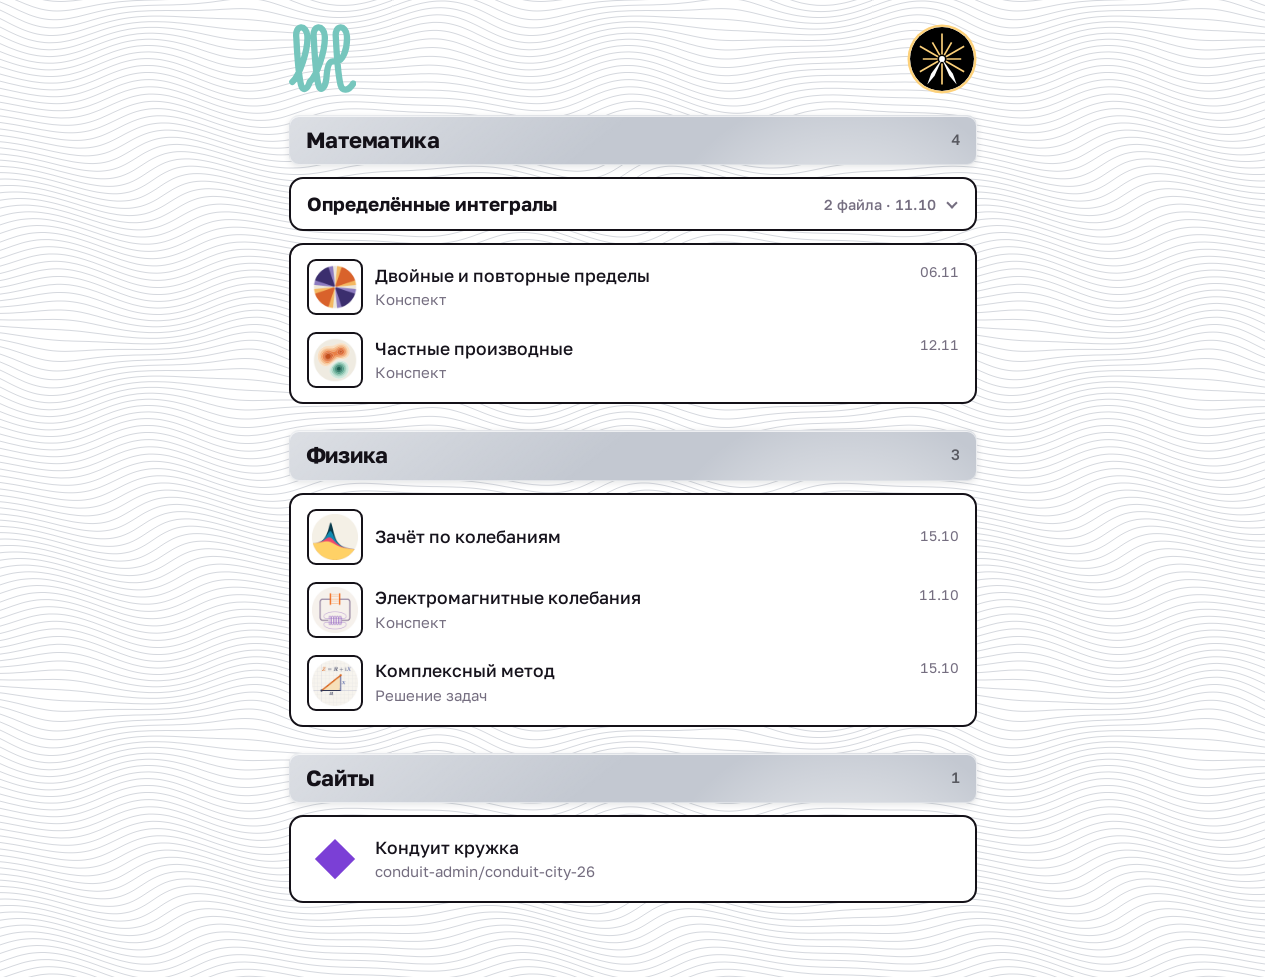
<file: index.html>
<!doctype html>
<html lang="ru">
<head>
<meta charset="utf-8">
<meta name="viewport" content="width=device-width, initial-scale=1, viewport-fit=cover">
<!-- Сайт для класса, ссылка ходит по чату: искать его поисковикам незачем. -->
<meta name="robots" content="noindex, nofollow">
<!-- Тема одна, светлая, как у «Лучезарности»: «only light» — чтобы Chrome
     на Android с тёмным режимом не перекрашивал страницу сам. -->
<meta name="color-scheme" content="only light">
<meta name="theme-color" content="#FFFFFF">
<title>11-1</title>
<!-- Логотип «Петли» (10.10.2026): 11-1 прописью, одной непрерывной
     линией — три петли «l», между второй и третьей связка поднимается
     на середину высоты и идёт ровно: это дефис. Линия бирюзовая #76C6BD,
     толщина 8, без обводки: чёрную обводку сняли в тот же день, а линию
     сделали толще и темнее прежней #93D2CB в 7 (владелец). Толще 8 петли
     слипаются — дальше только раздвигать сам рисунок. Иконка для
     домашнего экрана — тот же рисунок на белом квадрате.
     До него в тот же день были «Медаль» на чёрном, Bonum на платине,
     плоская бирюза в рамке, круг-плашка с бликом и «Кристалл». -->
<link rel="icon" href="assets/logo.svg" type="image/svg+xml">
<link rel="apple-touch-icon" href="assets/icons/apple-touch-icon.png">
<!-- Манифест — для Android: без него Chrome при «Добавить на главный
     экран» берёт имя и иконку наугад. Устроен как у «Лучезарности». -->
<link rel="manifest" href="manifest.webmanifest">
<link rel="preload" href="assets/fonts/golos-cyrillic.woff2" as="font" type="font/woff2" crossorigin>
<link rel="stylesheet" href="assets/style.css?v=15">
</head>
<body>
<div class="wrap">
  <header class="topbar">
    <!-- Оба логотипа — кнопки, а не ссылки: нажатие страницу не
         перезагружает (владелец, 10.10.2026), а только запускает
         анимацию. Рисунки встроены в разметку: приходят вместе со
         страницей и не мигают пустым местом. -->
    <button class="logo petli-btn" type="button" aria-label="11-1">
      <!-- Тот же рисунок, что assets/logo.svg. pathLength="1" — длина
           линии в долях: анимация прописывает её от 0 до 1, не зная
           настоящей длины. Поле рисунка обрезано по самой линии
           (с обводкой 8 она занимает 7,5–92,5 по ширине и 7–93,8
           по высоте): в квадрате 0–100 вокруг неё были пустые поля,
           и логотип выходил мельче знака и отодвинутым от края. -->
      <svg class="brand-logo petli" viewBox="7.25 6.75 85.5 87.25" aria-hidden="true" focusable="false">
        <g transform="translate(2.5 0)" fill="none" stroke-linecap="round" stroke-linejoin="round">
          <path class="petli-line" pathLength="1" stroke="#76C6BD" stroke-width="8" d="M9 80 C18 72 29 40 28 22 C27 7 12 7 14 24 C15 44 17 72 20 84 C22 92 28 90 31 80 C40 72 51 40 50 22 C49 7 34 7 36 24 C37 44 39 72 42 84 C44 92 50 90 52 76 C53 62 55 54 60 54 H65 C72 54 79 40 78 22 C77 7 62 7 64 24 C65 44 67 72 70 84 C72 92 80 92 86 82"/>
        </g>
      </svg>
    </button>
    <!-- Надписи рядом с логотипами нет (владелец, 10.10.2026): 11-1 —
         в самом логотипе, тремя петлями. Заголовок остаётся для
         читалки экрана. -->
    <h1 class="sr-only">11-1 — работы и разборы для класса</h1>
    <!-- Знак «Лучезарности» — справа, как в шапке контрольной: он стоит
         на всём, что делает владелец. Эталон — manim/kanal/logo.svg
         в knowledge, перенесён как есть. При нажатии лучи вспыхивают —
         та же анимация, что на самой «Лучезарности». -->
    <button class="logo znak-btn" type="button" aria-label="Лучезарность">
      <svg class="brand-logo znak" viewBox="0 0 100 100" aria-hidden="true" focusable="false">
        <circle cx="50" cy="50" r="50" fill="#000"/>
        <g class="znak-rays" stroke="#FDD17A" stroke-width="2.6">
          <line x1="50.0" y1="57.0" x2="50.0" y2="90.0"/>
          <line x1="56.1" y1="53.5" x2="84.6" y2="70.0"/>
          <line x1="57.0" y1="50.0" x2="80.0" y2="50.0"/>
          <line x1="56.1" y1="46.5" x2="84.6" y2="30.0"/>
          <line x1="53.5" y1="43.9" x2="65.0" y2="24.0"/>
          <line x1="50.0" y1="43.0" x2="50.0" y2="10.0"/>
          <line x1="46.5" y1="43.9" x2="35.0" y2="24.0"/>
          <line x1="43.9" y1="46.5" x2="15.4" y2="30.0"/>
          <line x1="43.0" y1="50.0" x2="20.0" y2="50.0"/>
          <line x1="43.9" y1="53.5" x2="15.4" y2="70.0"/>
        </g>
        <polygon points="50.0,50.0 61.5,76.3 73.0,89.8 67.0,73.1" fill="#fff"/>
        <polygon points="50.0,50.0 33.0,73.1 27.0,89.8 38.5,76.3" fill="#fff"/>
        <circle cx="50" cy="50" r="4.5" fill="#fff"/>
      </svg>
    </button>
  </header>

  <!-- Каркас виден, пока скрипт ходит за индексом: пустая страница на это
       время читается как зависание. Скрипт заменит его содержимым. -->
  <main id="main">
    <div class="skeleton" aria-hidden="true">
      <span class="skel-head"></span>
      <span class="skel-row"></span>
      <span class="skel-row"></span>
    </div>
  </main>
  <!-- Подвала с «Обновлено …» нет (владелец, 10.10.2026): дата и так
       стоит у каждой строки. -->
</div>
<script defer src="assets/app.js?v=10"></script>
</body>
</html>
</file>
<file: assets/style.css>
/* 11-1 — оформление «Бумага», как у «Лучезарности» (web/styles/bumaga.md
   в knowledge). Отсюда взято нужное одной странице: белый лист с муаром,
   чёрная обводка всего, кроме металла, платиновые плашки разделов, Golos
   крупно, жирным — только заголовки. Свободны в цвете только обложки
   документов. Тема одна, светлая. */

:root {
  color-scheme: only light;

  --plane: #FFFFFF;
  --surface: #FFFFFF;
  --ink: #16131C;
  --ink-muted: #756E80;
  --quiet: rgba(22, 19, 28, 0.055);
  --line: #D6D3DA;
  --gold-logo: #FDD17A;

  /* Платина — плашки разделов и линии муара. */
  --plat: #D5D8DE;
  --plat-plate: #C3C8D1;

  --black: #141118;
  --frame: 2.5px solid var(--black);
  --frame-sm: 2px solid var(--black);

  --radius: 14px;
  --radius-sm: 10px;
  --tap: 44px;

  --font-ui: "Golos Text", "Segoe UI Variable Text", system-ui, -apple-system,
             "Segoe UI", Roboto, sans-serif;
}

/* Golos Text, свой файл рядом. Кириллический берётся всегда, латинский —
   только если попадётся латиница. */
@font-face {
  font-family: "Golos Text";
  src: url("fonts/golos-cyrillic.woff2") format("woff2");
  font-weight: 400 700;
  font-style: normal;
  font-display: swap;
  unicode-range: U+0301, U+0400-045F, U+0490-0491, U+04B0-04B1, U+2116;
}

@font-face {
  font-family: "Golos Text";
  src: url("fonts/golos-latin.woff2") format("woff2");
  font-weight: 400 700;
  font-style: normal;
  font-display: swap;
  unicode-range: U+0000-00FF, U+0131, U+0152-0153, U+02BB-02BC, U+02C6, U+02DA,
                 U+02DC, U+0304, U+0308, U+0329, U+2000-206F, U+20AC, U+2122,
                 U+2191, U+2193, U+2212, U+2215, U+FEFF, U+FFFD;
}

* {
  box-sizing: border-box;
  -webkit-tap-highlight-color: rgba(0, 0, 0, 0);
}

:focus:not(:focus-visible) { outline: none; }

html, body { margin: 0; padding: 0; }

/* Фон — муар орденской ленты платиновыми линиями, плитка 480 на 360
   из репозитория «Лучезарности» (tools/muar.py там). По середине окна,
   чтобы поля слева и справа были одинаковыми. */
html {
  scrollbar-gutter: stable;
  background-color: var(--plane);
  background-image: url("muar.svg");
  background-size: 480px 360px;
  background-position: 50% 0;
}

body {
  color: var(--ink);
  font-family: var(--font-ui);
  font-size: 17px;
  line-height: 1.45;
  -webkit-text-size-adjust: 100%;
}

.wrap {
  max-width: 720px;
  margin: 0 auto;
  padding: 0 16px 48px;
}

/* ── шапка ─────────────────────────────────────────────── */

/* Шапка — два знака и ничего больше: слева логотип 11-1, справа знак
   «Лучезарности», как в шапке контрольной. Надписи рядом нет. */
.topbar {
  display: flex;
  align-items: center;
  justify-content: space-between;
  gap: 16px;
  padding: 24px 2.5px 22px;
}

.sr-only {
  position: absolute;
  width: 1px;
  height: 1px;
  margin: -1px;
  overflow: hidden;
  clip: rect(0 0 0 0);
  white-space: nowrap;
}

/* Логотипы — кнопки без собственного вида: нажатие ничего не открывает
   и не перезагружает, только запускает анимацию (класс tap ставит
   app.js). Цель касания — сам рисунок. */
.logo {
  display: block;
  flex: none;
  margin: 0;
  padding: 0;
  border: 0;
  border-radius: 10px;
  background: none;
  line-height: 0;
  cursor: pointer;
  -webkit-user-select: none;
  user-select: none;
}

.logo:focus-visible { outline: 2px solid var(--ink); outline-offset: 6px; }

.brand-logo {
  display: block;
  width: 64px;
  height: 64px;
}

/* Логотип сайта плоский: ни тени, ни рамки, ни круга — форма
   задана самим рисунком. Круглая кнопка только у знака. */
.znak-btn { border-radius: 50%; }

/* «Петли» — вровень со знаком вместе с его кольцом: 64 + 2 × 2,5.
   Поле рисунка обрезано по линии (viewBox в разметке), поэтому
   высота — это высота самой линии, а ширина — по её пропорции
   85,5 к 87,25. Сдвиг влево на 2,5 снимает отступ шапки, нужный
   только кольцу знака: линия встаёт вровень с левым краем листов,
   как кольцо — с правым. */
.petli { width: 67.6px; height: 69px; }
.petli-btn { margin-left: -2.5px; }

/* Жёлтое кольцо цвета лучей — только у знака и только на сайте,
   у самого знака его нет: так же, как на «Лучезарности». */
.znak { border-radius: 50%; box-shadow: 0 0 0 2.5px var(--gold-logo); }

/* Нажатие на знак — та же вспышка, что на «Лучезарности»: лучи разом
   вытягиваются от центра, толще и светлее, кольцо на миг толще,
   за 0,7 секунды всё возвращается. Поворота нет: он загнал бы луч
   на ноги «Л». */
.znak-rays { transform-origin: 50px 50px; }
.znak-btn.tap .znak-rays { animation: rays-flash .7s cubic-bezier(.2, .8, .3, 1); }
.znak-btn.tap .znak { animation: ring-flash .7s cubic-bezier(.2, .8, .3, 1); }

@keyframes rays-flash {
  0%   { transform: scale(1);   stroke: #FDD17A; stroke-width: 2.6; }
  30%  { transform: scale(1.2); stroke: #FFF2C6; stroke-width: 3.9; }
  100% { transform: scale(1);   stroke: #FDD17A; stroke-width: 2.6; }
}

@keyframes ring-flash {
  0%   { box-shadow: 0 0 0 2.5px var(--gold-logo); }
  30%  { box-shadow: 0 0 0 4px var(--gold-logo); }
  100% { box-shadow: 0 0 0 2.5px var(--gold-logo); }
}

/* Нажатие на логотип 11-1 — линия прописывается заново, одним
   росчерком слева направо, как пишут от руки. Штрих — вся линия
   (pathLength="1" в разметке), сдвиг штриха с 1 до 0 открывает её
   от начала к концу. Дольше лучей знака — 1,1 секунды: за 0,7
   росчерк выглядел бы мельканием. */
.petli-line { stroke-dasharray: 1 1; stroke-dashoffset: 0; }
.petli-btn.tap .petli-line { animation: write 1.1s cubic-bezier(.45, .05, .35, 1); }

@keyframes write {
  0%   { stroke-dashoffset: 1; }
  100% { stroke-dashoffset: 0; }
}

@media (prefers-reduced-motion: reduce) {
  .logo.tap * { animation: none !important; }
}

/* ── разделы ───────────────────────────────────────────── */

.block { margin-bottom: 26px; }

/* Заголовок раздела — платиновая плашка: заливка, косой блик, светлое
   пятно в правом углу, серая тень. Металл не обводится. */
.block-head {
  position: relative;
  overflow: hidden;
  isolation: isolate;
  display: flex;
  align-items: center;
  gap: 10px;
  margin: 0 0 12px;
  padding: 11px 16px;
  border: 1px solid rgba(255, 255, 255, 0.45);
  border-radius: var(--radius-sm);
  background-color: var(--plat-plate);
  background-image: linear-gradient(142deg, rgba(255, 255, 255, 0.42), rgba(255, 255, 255, 0) 46%);
  box-shadow: 0 2px 6px rgba(40, 46, 60, 0.12), 0 22px 44px -26px rgba(40, 46, 60, 0.5),
              inset 0 1px 0 rgba(255, 255, 255, 0.7);
  color: var(--black);
}

.block-head::after {
  content: "";
  position: absolute;
  z-index: -1;
  top: -70%;
  right: -12%;
  width: 62%;
  padding-bottom: 62%;
  border-radius: 50%;
  background: radial-gradient(circle, rgba(255, 255, 255, 0.95), transparent 68%);
  pointer-events: none;
}

.block-head h2 {
  margin: 0;
  font-size: 22px;
  font-weight: 700;
  letter-spacing: -0.01em;
  line-height: 1.2;
}

.block-count {
  margin-left: auto;
  color: rgba(20, 17, 24, 0.62);
  font-size: 15px;
  font-weight: 500;
  font-variant-numeric: tabular-nums;
}

/* Под плашкой — листы и карточки групп столбиком. Зазор 12, как между
   обведёнными карточками на «Лучезарности»: при 8 рамки слипались. */
.stack { display: grid; gap: 12px; }

/* Лист со строками — белый, в толстой чёрной обводке. */
.panel {
  display: grid;
  gap: 1px;
  padding: 6px;
  background: var(--surface);
  border: var(--frame);
  border-radius: var(--radius);
}

/* ── группа: работа и то, что к ней ────────────────────── */

/* Тот же белый лист в обводке, что у строк: в закрытом виде группа —
   карточка с шевроном. Строки внутри — на этом же листе, отделены
   от шапки тонкой чертой, а не рамкой. Так же устроены группы
   на «Лучезарности». */
.set {
  background: var(--surface);
  border: var(--frame);
  border-radius: var(--radius);
}

/* Без переноса: на телефоне длинное название переносится внутри себя,
   а число файлов и шеврон остаются справа на месте. С переносом
   шеврон съезжал на отдельную строку под названием. */
.set-head {
  display: flex;
  align-items: center;
  gap: 10px;
  min-height: var(--tap);
  padding: 13px 16px;
  border-radius: var(--radius);
  list-style: none;
  cursor: pointer;
  -webkit-user-select: none;
  user-select: none;
}

/* Родной треугольник прячем: шеврон справа рисуется сам и поворачивается. */
.set-head::-webkit-details-marker { display: none; }
.set-head::marker { content: ""; }
.set-head:focus-visible { outline: 2px solid var(--black); outline-offset: -2px; }

/* Название группы и под ним, если есть, пометка «исправлено». */
.set-label {
  flex: 1 1 auto;
  min-width: 0;
  display: flex;
  flex-direction: column;
  align-items: flex-start;
  gap: 4px;
}

/* Заголовок группы — 19 жирным, как группы на «Бумаге». */
.set-title {
  color: var(--black);
  font-size: 19px;
  font-weight: 700;
  line-height: 1.25;
  overflow-wrap: anywhere;
}

.set-meta {
  margin-left: auto;
  color: var(--ink-muted);
  font-size: 14.5px;
  font-weight: 500;
  font-variant-numeric: tabular-nums;
  white-space: nowrap;
}

/* Шеврон — уголок из двух рамок. Вниз — закрыто, вверх — открыто:
   стрелка показывает, куда поедет содержимое. */
.chev {
  flex: none;
  width: 8px;
  height: 8px;
  margin: 0 3px 3px 2px;
  border-right: 2px solid var(--ink-muted);
  border-bottom: 2px solid var(--ink-muted);
  transform: rotate(45deg);
  transition: transform .16s ease;
}

.set[open] > .set-head .chev { transform: translateY(3px) rotate(225deg); }

.set-body {
  display: grid;
  gap: 1px;
  margin: 0 6px;
  padding: 6px 0;
  border-top: 1px solid var(--line);
}

/* Строка в одну строку — в группе или без категории — и дата стоит
   вровень с подписью, а не прижата к верху, как у строк с категорией
   под названием. Класс ставит app.js. */
.row-one .row-aside { align-self: center; margin-top: 0; }

@media (prefers-reduced-motion: reduce) {
  .chev { transition: none; }
}

/* ── строка документа ──────────────────────────────────── */

.row {
  display: flex;
  align-items: center;
  gap: 12px;
  min-height: var(--tap);
  padding: 8px 10px;
  border-radius: var(--radius-sm);
  color: inherit;
  text-decoration: none;
  transition: background-color .14s ease;
}

.row:hover { background: var(--quiet); }
.row:focus-visible { outline: 2px solid var(--black); outline-offset: -2px; }

.row-label {
  flex: 1 1 auto;
  min-width: 0;
  display: flex;
  flex-direction: column;
  gap: 1px;
  font-size: 17.5px;
  font-weight: 500;
  overflow-wrap: anywhere;
}

.row-sub {
  color: var(--ink-muted);
  font-size: 15px;
  font-weight: 400;
}

/* Исправление: белая пилюля в чёрной обводке 2 — так на «Бумаге»
   выглядят все пометки, — рядом серым, что исправлено. Цвета
   своего нет: строгий набор «Бумаги» тревожного цвета не держит,
   и пометку выделяет рамка. */
.row-fix {
  display: flex;
  flex-wrap: wrap;
  align-items: baseline;
  gap: 2px 8px;
  margin-top: 4px;
  color: var(--ink-muted);
  font-size: 15px;
  font-weight: 400;
}

.fix-pill {
  flex: none;
  padding: 0 8px;
  border: var(--frame-sm);
  border-radius: 999px;
  background: var(--surface);
  color: var(--black);
  font-size: 13px;
  font-weight: 600;
  line-height: 1.5;
}

/* Дата — справа, тихо, цифры одной ширины. */
.row-aside {
  flex: none;
  align-self: flex-start;
  margin-top: 3px;
  color: var(--ink-muted);
  font-size: 14px;
  font-variant-numeric: tabular-nums;
  white-space: nowrap;
}

/* Миниатюра — иллюстрация с титула в чёрной рамке, квадрат с белым полем
   внутри, как паспарту: рисунок вписан целиком. У документа без обложки
   её нет — на её месте пустое место той же ширины с точкой, чтобы
   названия стояли по одной линии. */
.thumb, .nothumb {
  display: block;
  flex: none;
  width: 56px;
  height: 56px;
}

.thumb {
  padding: 3px;
  border: var(--frame-sm);
  border-radius: 9px;
  background: var(--surface);
  object-fit: contain;
}

.nothumb { display: grid; place-items: center; }

/* Значок сайта — на месте миниатюры и той же ширины, чтобы названия
   стояли по одной линии; сам рисунок 46, как в «Сайтах» на
   «Лучезарности». Без рамки — у значков своя. */
.row-logo {
  display: block;
  flex: none;
  width: 56px;
  height: 56px;
  padding: 5px;
  object-fit: contain;
}

.nothumb::before {
  content: "";
  width: 8px;
  height: 8px;
  border-radius: 50%;
  background: #8A8494;
}

/* ── таблица результатов ───────────────────────────────── */

/* Таблица свёрнута в строку того же вида, что строки файлов: точка
   на месте миниатюры, название, дата, шеврон. Раскрытая — под строкой,
   с теми же полями, что у строк. */
.res-head {
  list-style: none;
  cursor: pointer;
  -webkit-user-select: none;
  user-select: none;
}

/* Дата — вровень с шевроном, а не у верха, как у строк файлов:
   иначе они стоят лесенкой. */
.res-head .row-aside { align-self: center; margin-top: 0; }

.res-head::-webkit-details-marker { display: none; }
.res-head::marker { content: ""; }

.res[open] > .res-head .chev { transform: translateY(3px) rotate(225deg); }

/* Поля — у крайних ячеек, а не у обёртки: подсветка строки под курсором
   тогда во всю ширину, как у строк файлов, а фамилия и оценка стоят
   вровень с миниатюрами и датами. */
.res-body { padding: 4px 0 10px; }

/* Раздельные рамки, а не слитые: при border-collapse: collapse ячейки
   не скругляются, и подсветка строки выходила с прямыми углами. */
.res-table {
  width: 100%;
  border-collapse: separate;
  border-spacing: 0;
  font-variant-numeric: tabular-nums;
}

.res-table th, .res-table td {
  padding: 4px 0;
  text-align: center;
  vertical-align: middle;
}

/* Номера задач и подписи столбцов — тихо, как даты. */
.res-table thead th {
  padding: 0 0 6px;
  color: var(--ink-muted);
  font-size: 14px;
  font-weight: 500;
}

/* Строки разделены тонкой чертой: глаз ведёт по своей строке
   от фамилии до оценки и не съезжает на соседнюю. */
.res-table thead th { border-bottom: 1px solid var(--line); }
.res-table tbody tr + tr > * { border-top: 1px solid var(--line); }

/* Подсветка под курсором — скруглённая, как у строк файлов. Черта над
   подсвеченной строкой и под ней гаснет: из скругления она торчала бы
   уголками. */
.res-table tbody tr:hover > * { background: var(--quiet); }
.res-table tbody tr:hover > :first-child { border-radius: var(--radius-sm) 0 0 var(--radius-sm); }
.res-table tbody tr:hover > :last-child { border-radius: 0 var(--radius-sm) var(--radius-sm) 0; }
.res-table tbody tr:hover > *,
.res-table tbody tr:hover + tr > * { border-top-color: transparent; }
.res-table:has(tbody tr:first-child:hover) thead th { border-bottom-color: transparent; }

.res-table th.res-name {
  padding-left: 10px;
  padding-right: 8px;
  text-align: left;
  font-size: 17px;
  font-weight: 500;
  white-space: nowrap;
}

.res-task { width: 36px; }

/* Клетка балла: квадрат 30 с обводкой 2, как задача на «Бумаге». */
.sc {
  display: inline-grid;
  place-items: center;
  width: 30px;
  height: 30px;
  border: var(--frame-sm);
  border-radius: 8px;
  background: var(--surface);
  color: var(--black);
  font-size: 15px;
  font-weight: 600;
  line-height: 1;
}

/* Полный балл — цвет сделанного со шкалы продвижения. */
.sc-full { background: #E29AB4; }

/* Ноль — серый край, как у нерешённой задачи: брался, но не вышло. */
.sc-zero { border-color: var(--line); color: var(--ink-muted); font-weight: 500; }

/* Прочерк — не начинал: клетки нет, только тихая черта. */
.sc-none { border-color: transparent; background: none; color: var(--ink-muted); font-weight: 400; }

.res-sum { width: 42px; font-size: 17px; font-weight: 700; }

.res-table .res-mark { width: 66px; padding-right: 10px; text-align: right; }

.mark {
  display: inline-block;
  min-width: 42px;
  padding: 1px 8px;
  border: var(--frame-sm);
  border-radius: 999px;
  background: var(--surface);
  color: var(--black);
  font-size: 15px;
  font-weight: 700;
  line-height: 1.5;
  text-align: center;
}

/* Пятёрка — жёлтая пилюля в той же обводке. Золото на чёрном было
   слишком сильным (владелец, 11.10.2026). */
.mark-top { background: var(--gold-logo); }

.res-note {
  margin: 10px 0 0;
  padding: 0 10px;
  color: var(--ink-muted);
  font-size: 15px;
}

/* На телефоне в 375 таблица должна влезть без прокрутки вбок:
   клетки и пилюли мельче, фамилия чуть мельче. */
@media (max-width: 420px) {
  .res-task { width: 27px; }
  .sc { width: 24px; height: 24px; border-radius: 7px; font-size: 13.5px; }
  .res-table th.res-name { font-size: 15px; padding-left: 6px; padding-right: 8px; }
  .res-sum { width: 34px; padding-left: 3px; font-size: 15.5px; }
  .res-table .res-mark { width: 48px; padding-right: 6px; }
  .res-note { padding: 0 6px; }
  .res-table thead th { font-size: 12.5px; }
  .mark { min-width: 34px; padding: 1px 5px; font-size: 14px; }
}

/* ── пустое и каркас ───────────────────────────────────── */

/* Пустой раздел — белая карточка с пунктиром: место есть, содержимого нет. */
.empty {
  padding: 18px 16px;
  border: 2px dashed var(--line);
  border-radius: var(--radius);
  background: var(--surface);
  color: var(--ink-muted);
}

.skeleton { display: grid; gap: 12px; }

.skeleton span {
  display: block;
  border-radius: var(--radius-sm);
  background: var(--quiet);
}

.skel-head { height: 48px; }
.skel-row { height: 72px; }

@media (max-width: 420px) {
  .row { gap: 10px; padding: 8px 6px; }
  .thumb, .nothumb, .row-logo { width: 48px; height: 48px; }
  .row-logo { padding: 3px; }
}
</file>
